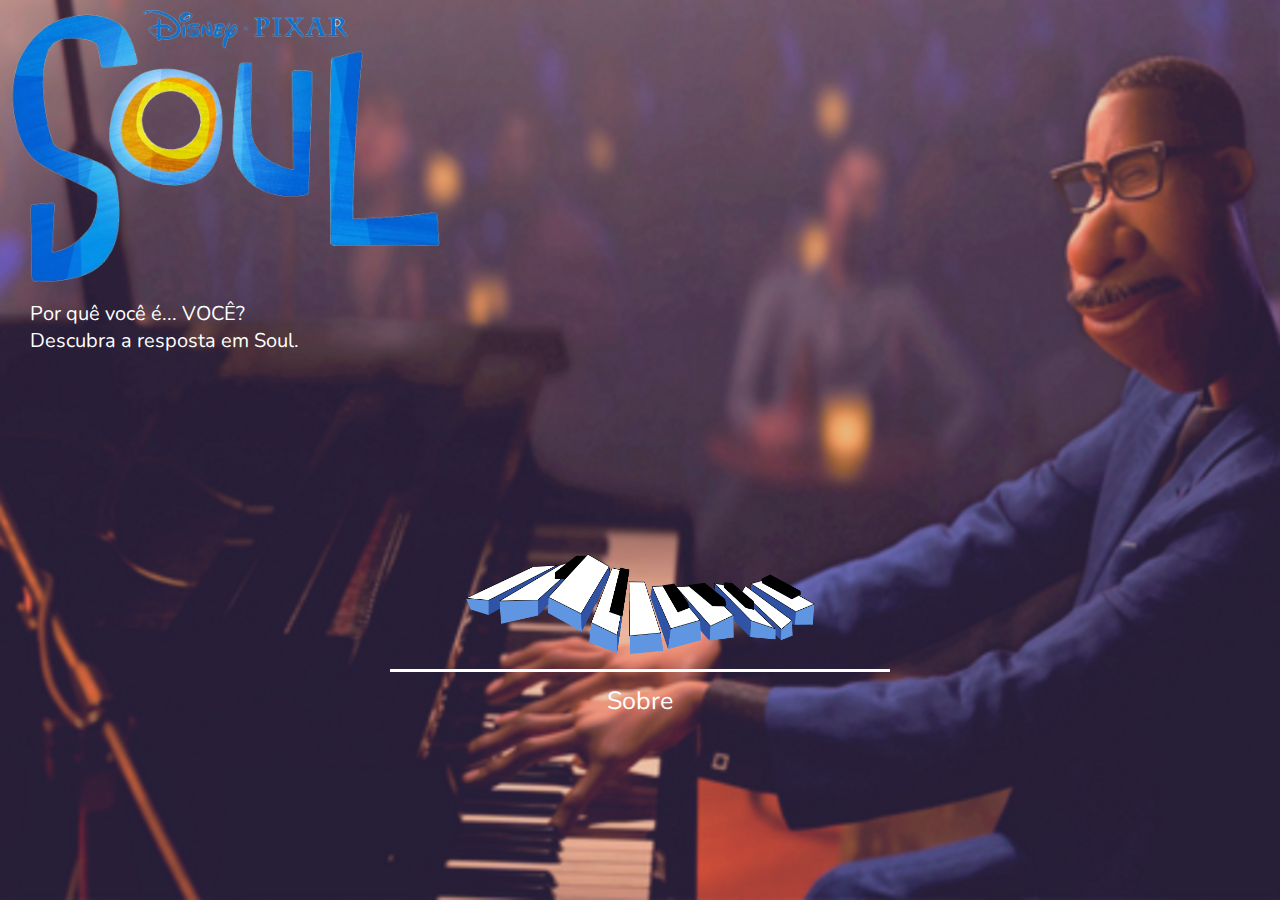
<file: soulfilme/index.html>
<!DOCTYPE html>
<html lang="en">
<head>
    <meta charset="UTF-8">
    <meta name="viewport" content="width=device-width, initial-scale=1.0">
    <link rel="stylesheet" href="./css/styles.css"/>
    <title>Soul</title>
</head>
<body>
    <div class="background"> 
    <div class="logo">     
        <img src="./img/logo.png" alt="logo" class="logo">    
        </div>    
        <div class="descricao">
            Por quê você é... VOCÊ?
        </br> Descubra a resposta em Soul.
        </div>
        <div class="piano">
            <img src="./img/piano.png" alt="Piano" class="piano">
        </div>
        <div class="linha"></div>
    <div class="sobre"> <a href="video.html">Sobre</a> </div>
</div>
       

    
   
    

    
    
</body>
</html>
</file>
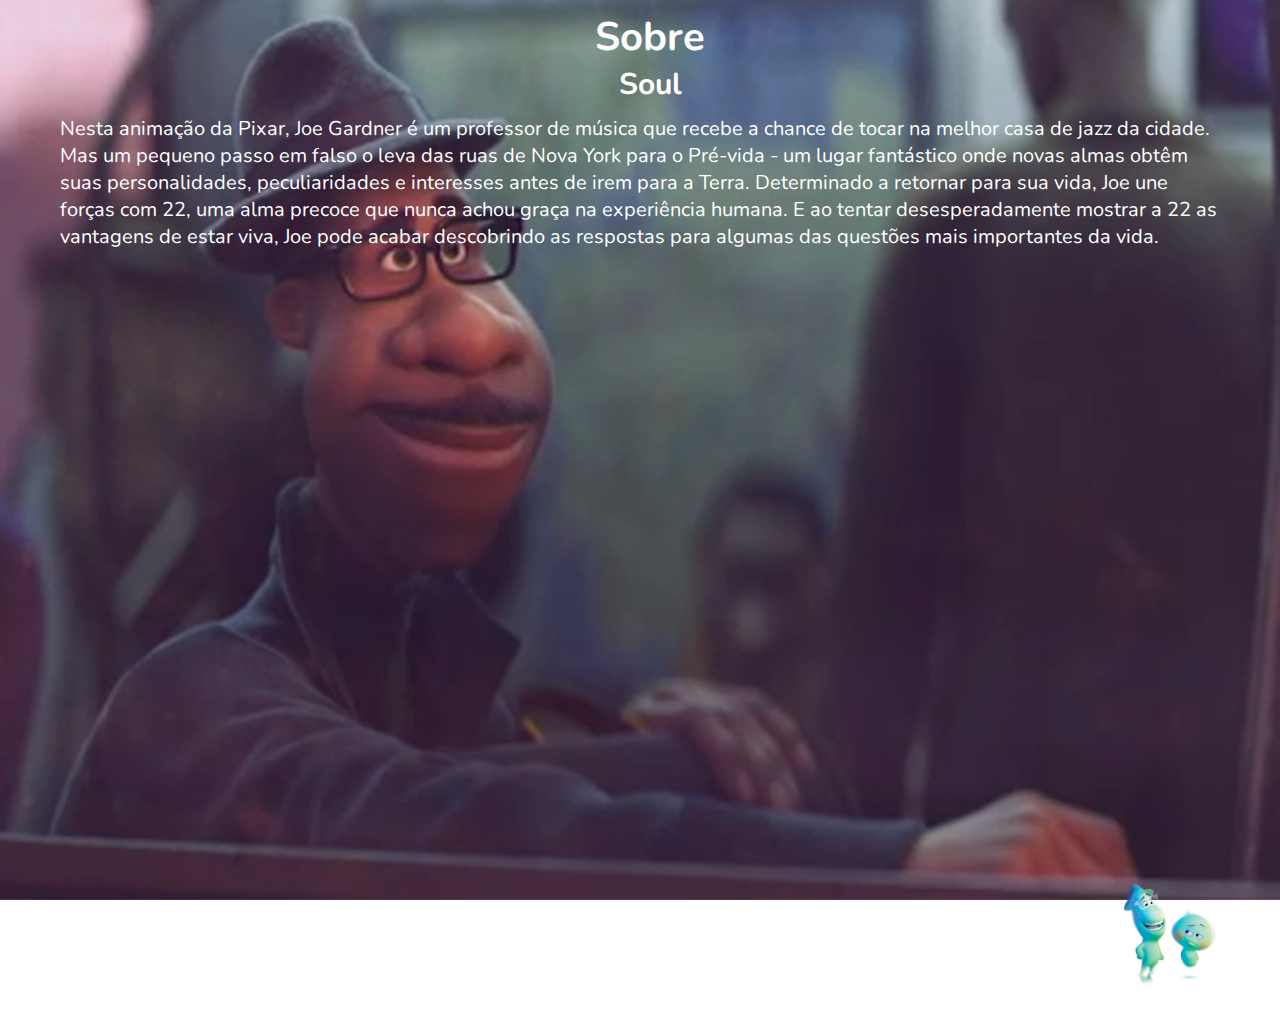
<file: soulfilme/video.html>
<!DOCTYPE html>
<html lang="en">
<head>
    <meta charset="UTF-8">
    <meta name="viewport" content="width=device-width, initial-scale=1.0">
    <title>Trailer Soul</title>
    <link rel="stylesheet" href="./css/styles2.css">
</head>
<body>
    <div class="background">
        <div class="titulo">Sobre</div>
        <div class="titulo2">Soul</div>

        
        <div class="descricao">
            <p>Nesta animação da Pixar, Joe Gardner é um professor de música que recebe a chance de tocar na melhor casa de 
                jazz da cidade. Mas um pequeno passo em falso o leva das ruas de Nova York para o Pré-vida - um lugar fantástico
                 onde novas almas obtêm suas personalidades, peculiaridades e interesses antes de irem para a Terra. Determinado
                  a retornar para sua vida, Joe une forças com 22, uma alma precoce que nunca achou graça na experiência humana.
                   E ao tentar desesperadamente mostrar a 22 as vantagens de estar viva, Joe pode acabar descobrindo as respostas
                    para algumas das questões mais importantes da vida.</p>
                    
            <div class="video">

    <iframe width="700" height="405" src="https://www.youtube.com/embed/hWBxoH4-4yw?si=jCZlF7QMGlx5dujA" title="YouTube video player" frameborder="0" allow="accelerometer; autoplay; clipboard-write; encrypted-media; gyroscope; picture-in-picture; web-share" referrerpolicy="strict-origin-when-cross-origin" allowfullscreen></iframe>
                       
</div>
        </div>
        
        <div class="linha"></div>
<div class="alinhar">
       
        <div class="inicio"><a href="./index.html">Início</a></div>
        <div class="almas">
            <img src="./img/almas.png" alt="Almas" class="almas">
        </div>
    </div>

    </div>
    

</body>
</html>
</file>
<file: soulfilme/css/styles.css>
@import url('https://fonts.googleapis.com/css2?family=Nunito:ital,wght@0,200..1000;1,200..1000&display=swap');

@media (max-width: 768px) {

    .piano img {
        max-height: 90%; 
    }

    .linha {
        max-width: 90%; 
    }

}

*{
margin:0;
}

.logo{
    display: flex;
    height: 300px;
    width: 450px;
    flex-shrink: 1;
}
.background{
    background-image: url(../img/background.png);
    width: auto;
    height: 100vh;
    background-size: cover;
}

.descricao{
    display:flex;
    font-size: 20px;
    font-family: "Nunito", monospace;
    color:#fff;
    padding-left: 30px;
}

.piano{
    display:flex;
    height: 100px;
    width:350px;
    margin: auto;
    padding-top: 100px;
    
}

.linha{
    display:flex;
    background-color: #fff;
    height:3px;
    width: 500px;
    margin:auto;
    margin-top:115px;
    
}

.sobre{
    color:#fff;
    font-family: "Nunito", monospace;
    font-size: 25px;
    text-align: center;
    padding-top: 12px;
 
}

a{
    text-decoration: none;
    color: #fff;
}
</file>
<file: soulfilme/css/styles2.css>
@import url('https://fonts.googleapis.com/css2?family=Nunito:ital,wght@0,200..1000;1,200..1000&display=swap');

@media screen and (max-width: 1304px) { 
    
    .descricao {
        flex-direction: column; 
        gap: 20px; /* espaçamento entre texto e vídeo */
        max-width: 100%;
    }
    .video{
        display: flex;
        justify-content: center;
        padding: 30px 30px;
        max-width: 100%; 
    }

 
    .titulo, .titulo2{
        display: flex;
        justify-content: center;
    }
      
  .almas {
    margin-left: 0; 
    padding-right: 500px; 

}
p{
    display: flex;
    padding: 40px;
}

    
    }
 

*{
    margin:0;
    }

.titulo, .titulo2, .descricao, .inicio{
    font-family: "Nunito", monospace;
    color:#fff;
   
}

.background{
    background-image: url(../img/background2.png);
    width: auto;
    height: 100vh;
    background-size: cover;
}



.alinhar{
    display: flex;
    justify-content: space-between;
}

.titulo{
    font-size: 40px;
    padding-left: 20px;
    padding-top:10px;
    font-weight: bold;
}

.titulo2{
    font-size:30px;
    padding-left: 20px;
    font-weight: bold;
}

p{
    display:flex;
    padding-left: 60px;
    padding-right: 60px;
    padding-top: 10px ;
    font-size: 20px;
    
}

.descricao{
    display: flex;
 
}
.video{
    padding-right: 60px;

}


 a{
    text-decoration: none;
    color: #fff;
}

.almas{
    height:120px;
    width:auto;
    margin-top: 50px;
    padding-right: 30px;
}
.inicio{
    font-family: "Nunito", monospace;
    font-size: 22px ; 
    margin-top: 50px ;
    padding: 90px;
    padding-left: 750px;
}
</file>
